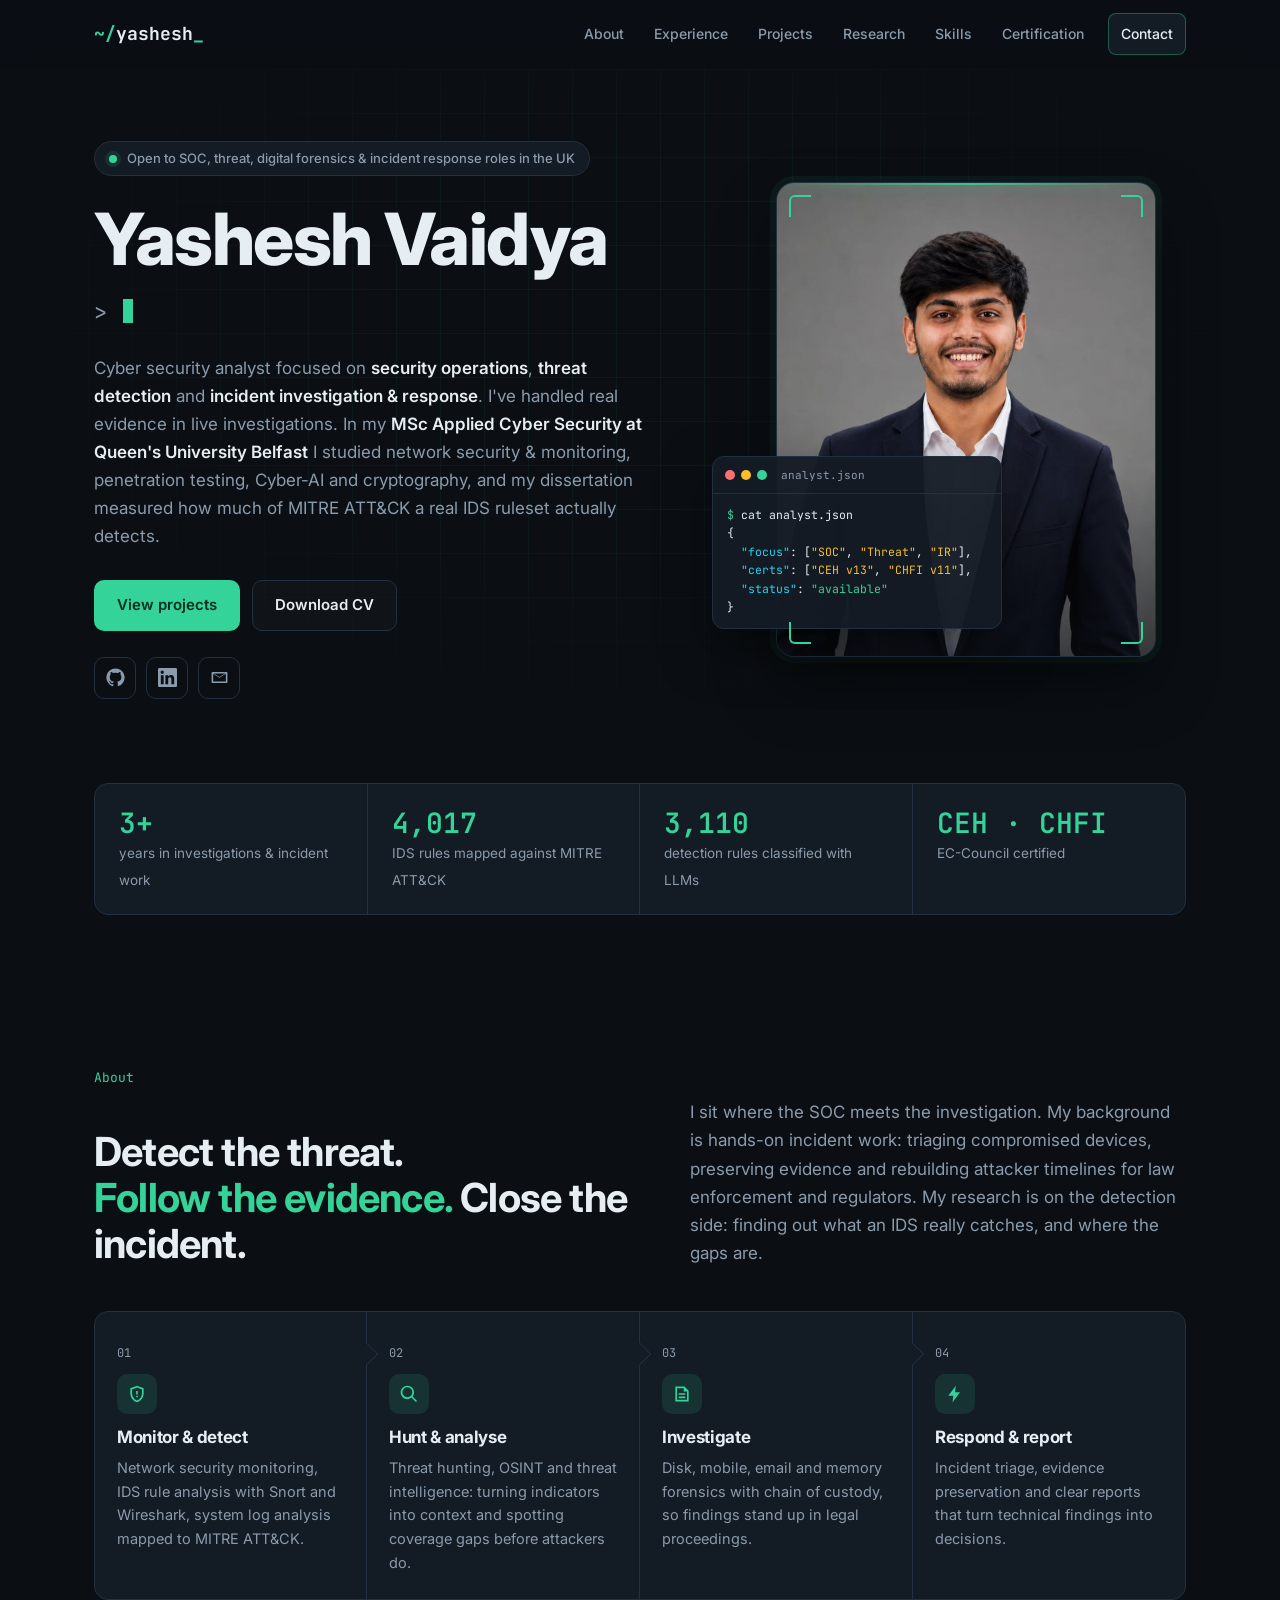
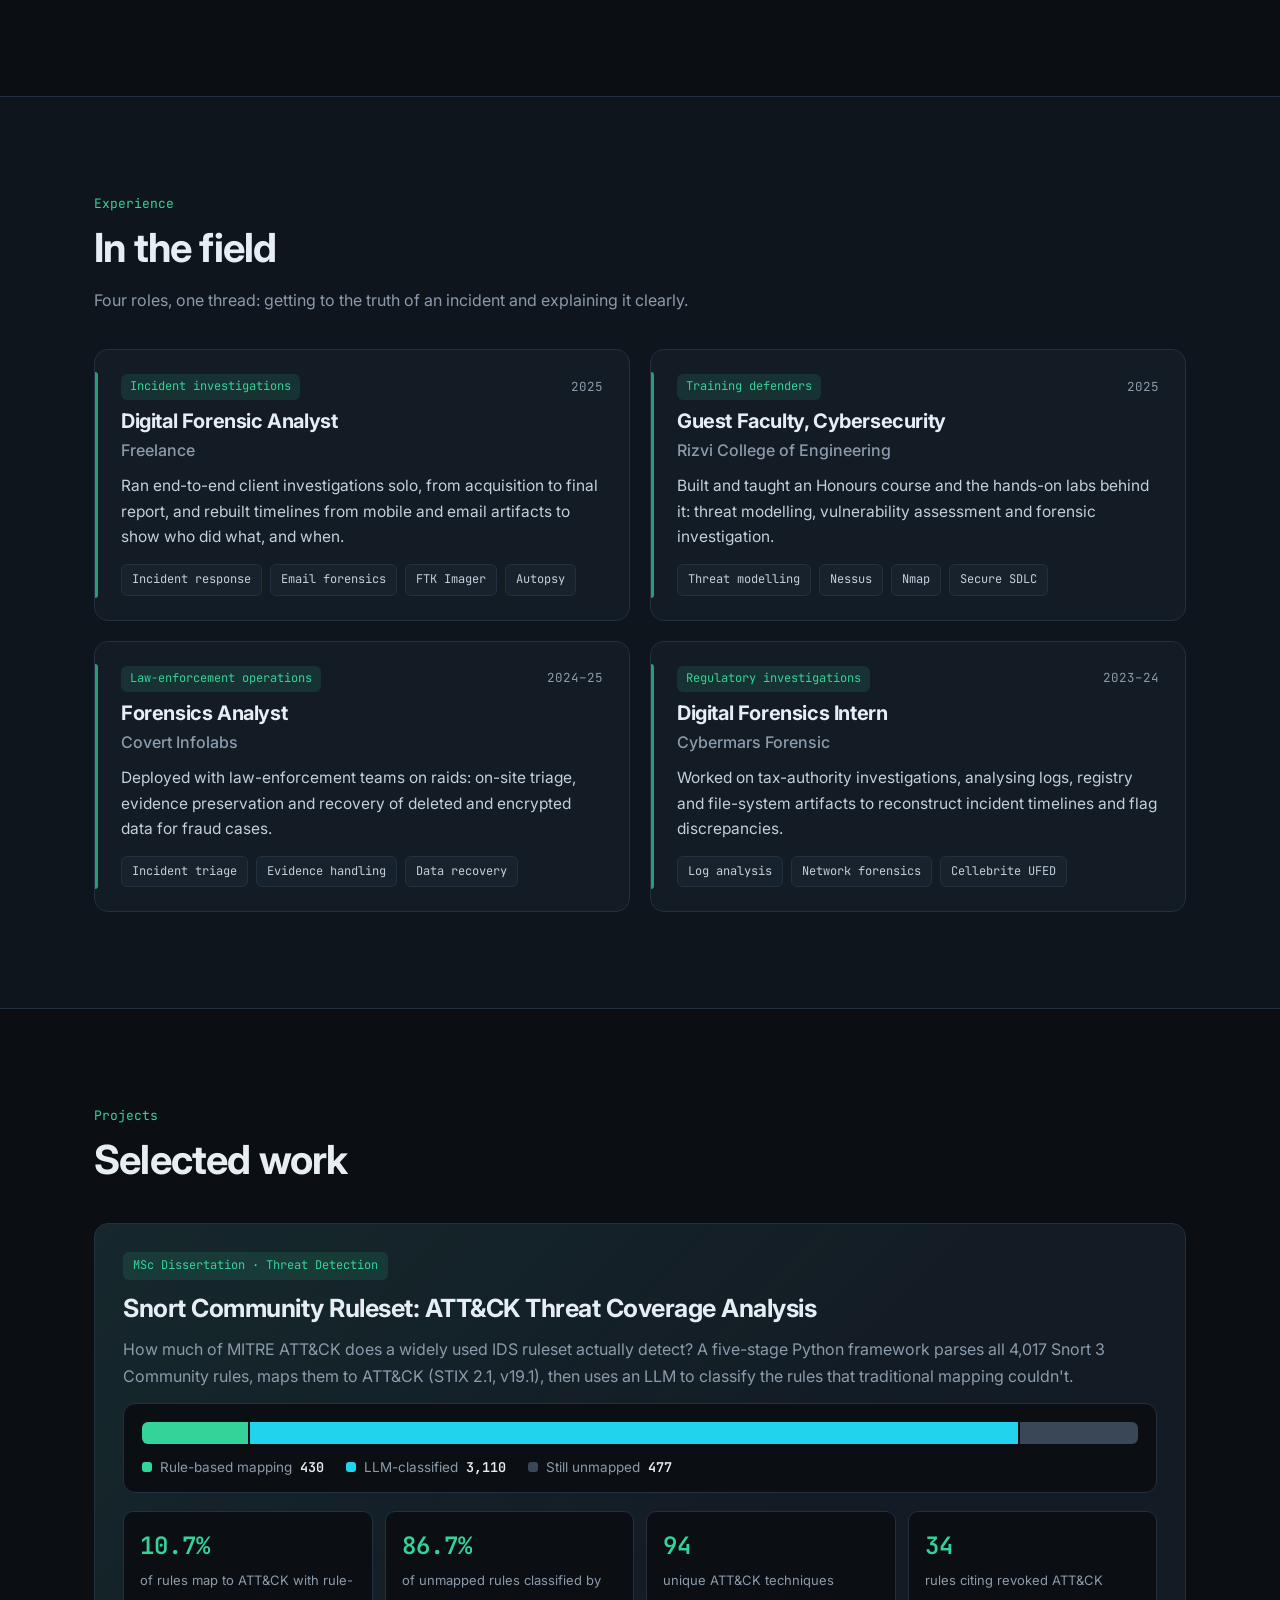
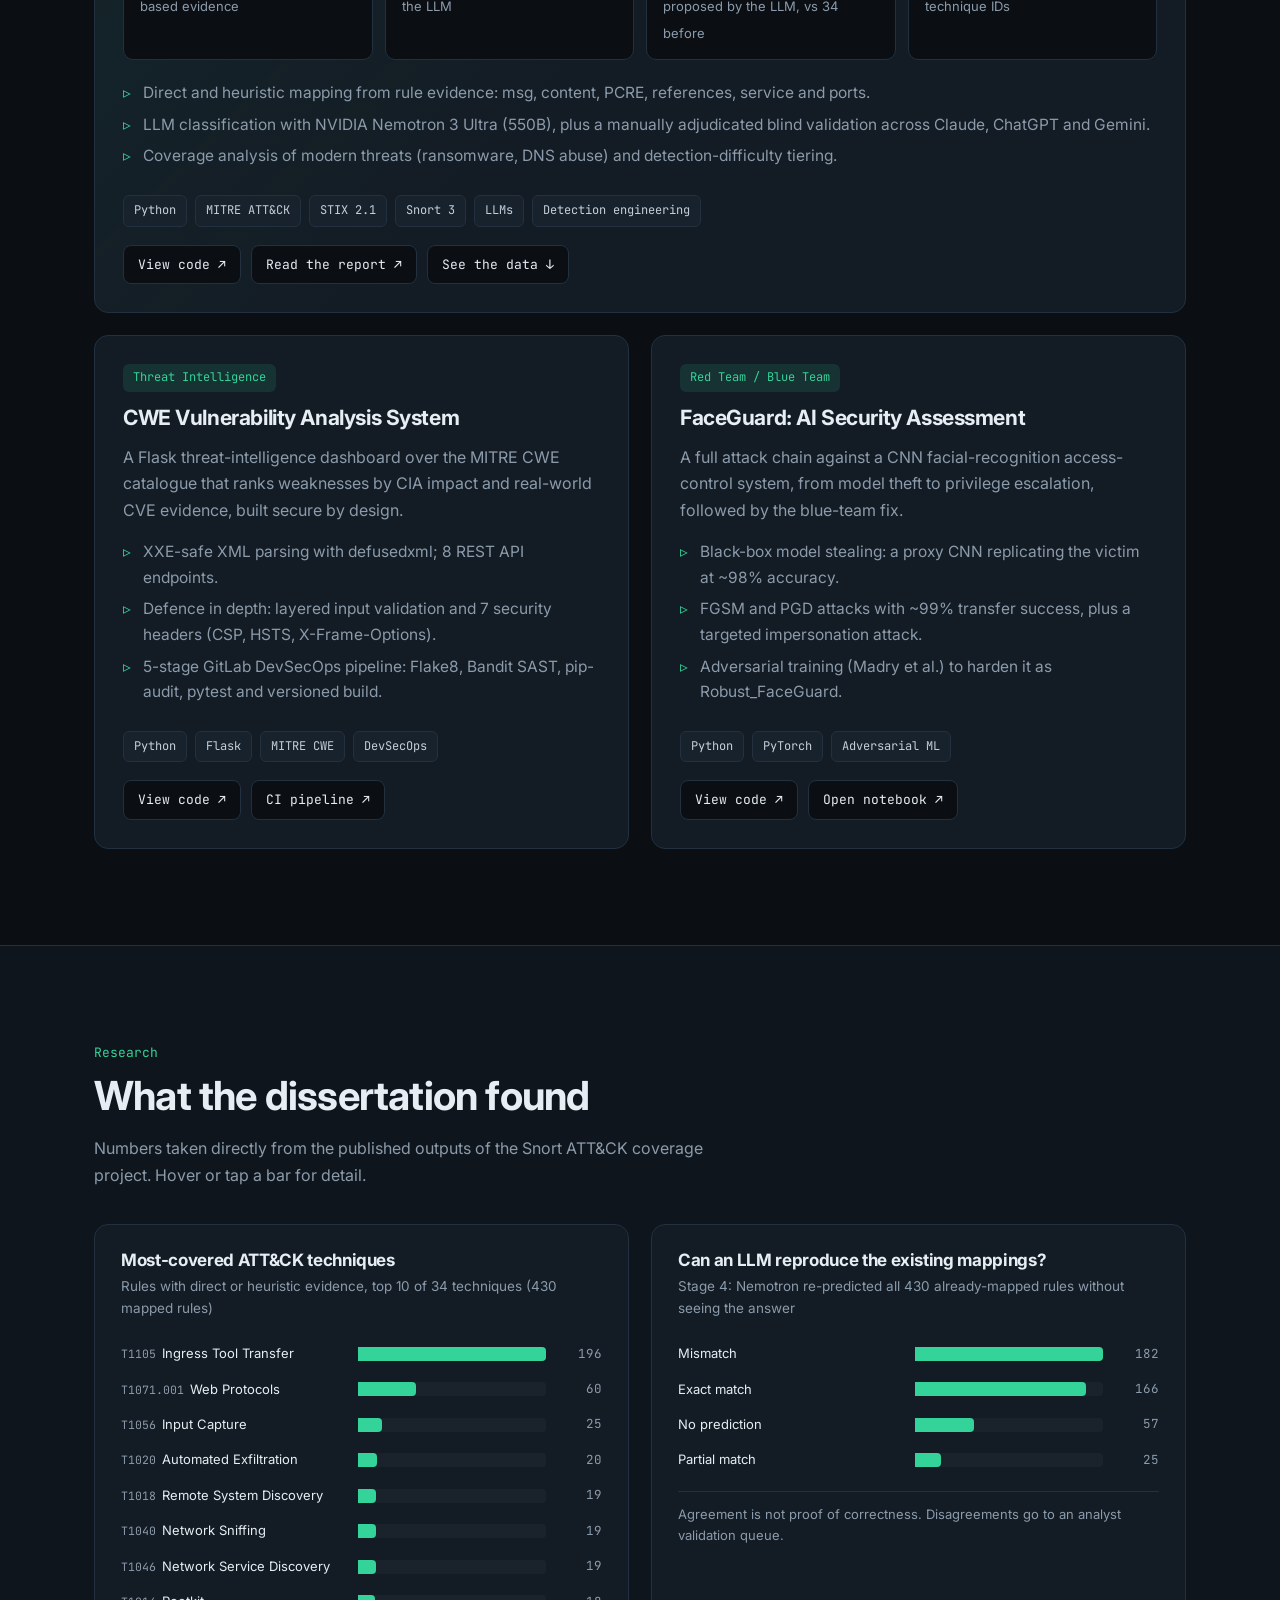
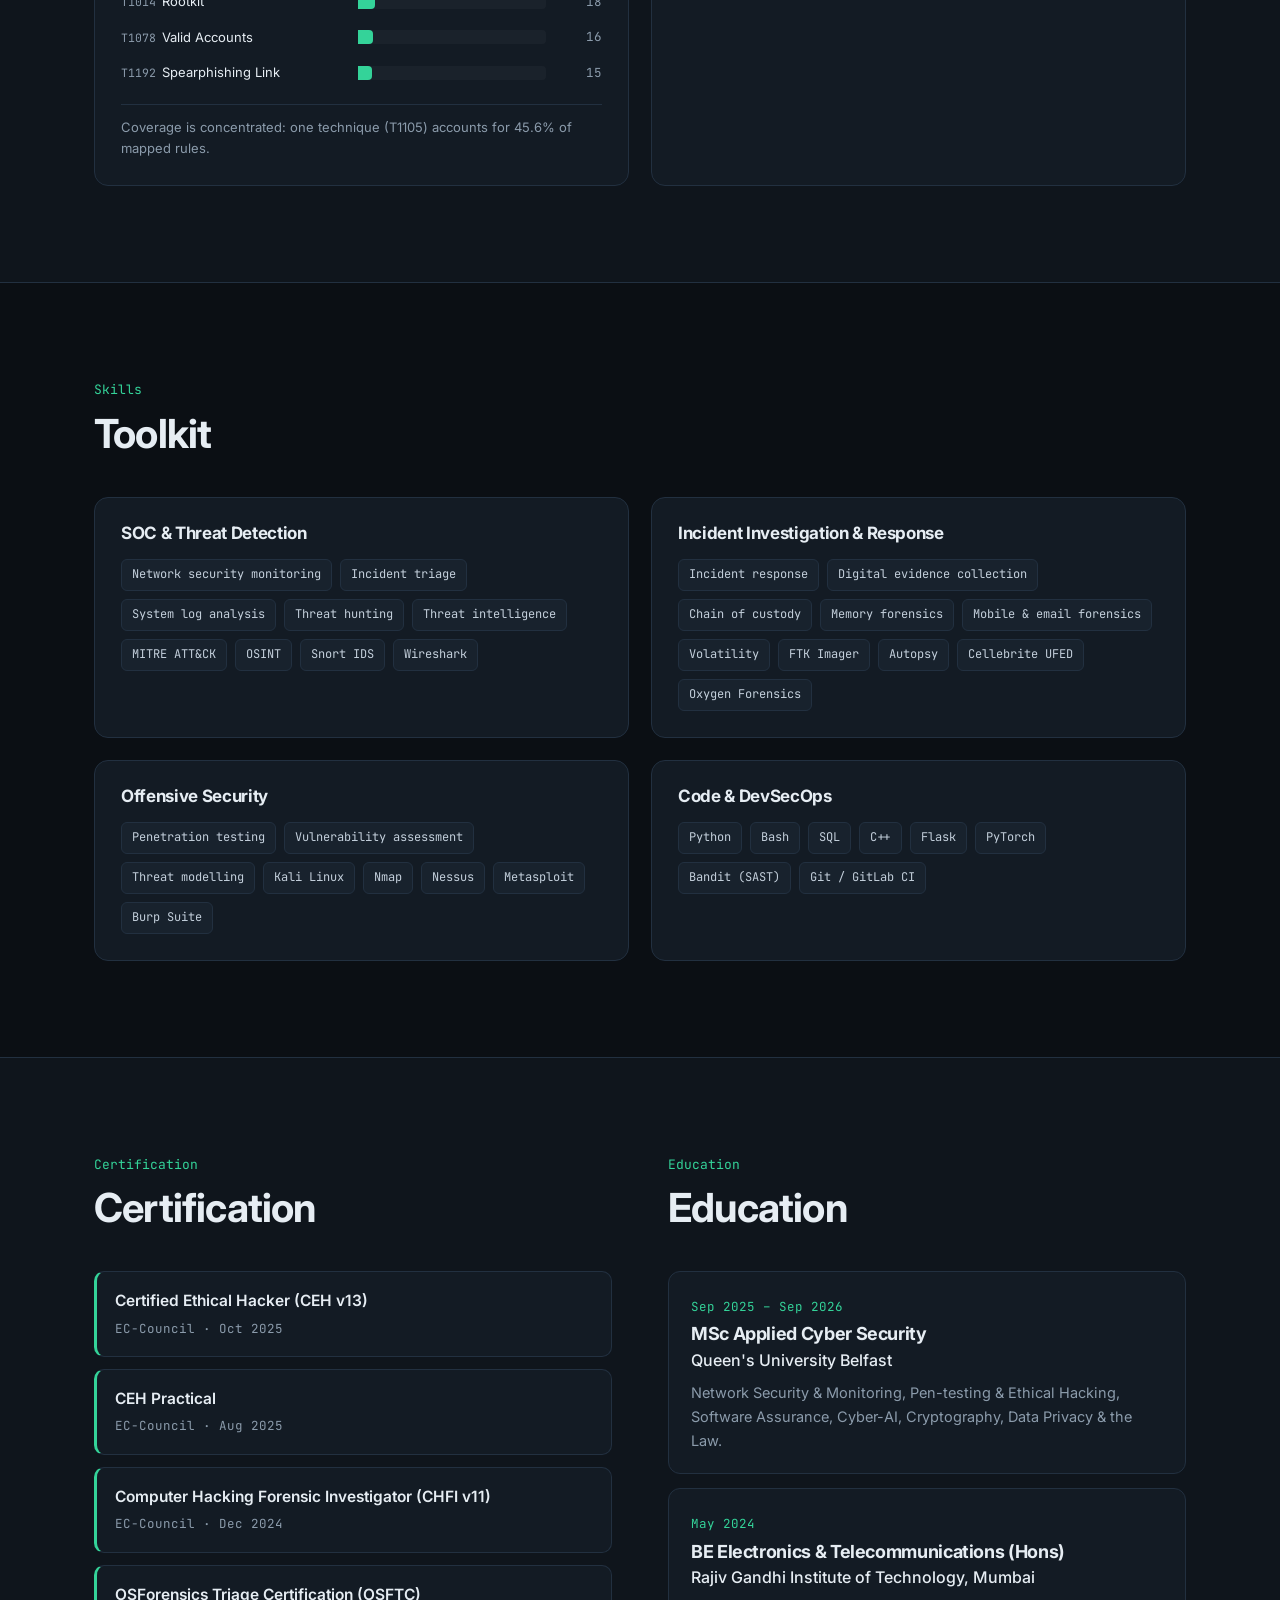
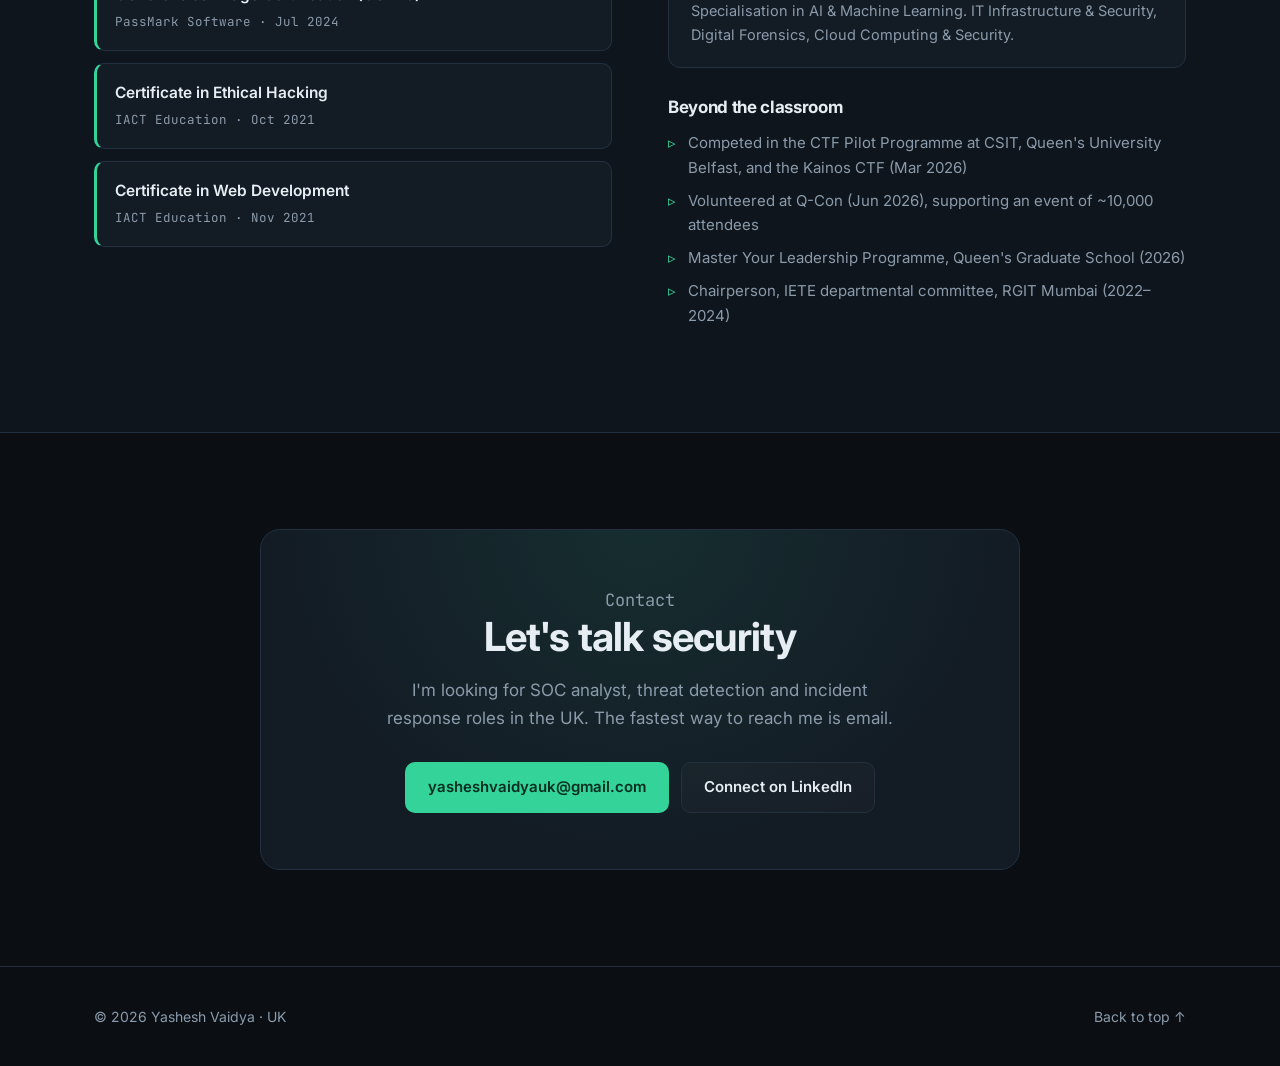
<file: index.html>
<!DOCTYPE html>
<html lang="en">
<head>
  <meta charset="utf-8">
  <meta name="viewport" content="width=device-width, initial-scale=1">
  <title>Yashesh Vaidya | SOC, Threat Detection &amp; Incident Response</title>
  <meta name="description" content="Yashesh Vaidya — cyber security analyst focused on SOC operations, threat detection and incident investigation & response. MSc Applied Cyber Security, Queen's University Belfast. CEH v13 & CHFI v11.">
  <meta name="author" content="Yashesh Vaidya">
  <link rel="canonical" href="https://yashesh10.github.io/">
  <meta property="og:type" content="website">
  <meta property="og:url" content="https://yashesh10.github.io/">
  <meta property="og:title" content="Yashesh Vaidya | SOC, Threat Detection & Incident Response">
  <meta property="og:description" content="SOC operations, threat detection and incident investigation & response. MSc Applied Cyber Security, Queen's University Belfast.">
  <meta property="og:image" content="https://yashesh10.github.io/img/og-v2.jpg">
  <meta property="og:image:width" content="1200">
  <meta property="og:image:height" content="630">
  <meta name="twitter:card" content="summary_large_image">
  <meta name="theme-color" content="#0b0f14">
  <link rel="icon" href="data:image/svg+xml,%3Csvg xmlns='http://www.w3.org/2000/svg' viewBox='0 0 32 32'%3E%3Crect width='32' height='32' rx='7' fill='%230b0f14'/%3E%3Ctext x='16' y='22' font-family='monospace' font-size='15' font-weight='700' fill='%2334d399' text-anchor='middle'%3EYV%3C/text%3E%3C/svg%3E">
  <link rel="preconnect" href="https://fonts.googleapis.com">
  <link rel="preconnect" href="https://fonts.gstatic.com" crossorigin>
  <link href="https://fonts.googleapis.com/css2?family=Inter:wght@400;500;600;700;800&family=JetBrains+Mono:wght@400;500;700&display=swap" rel="stylesheet">
  <link rel="stylesheet" href="css/style.css?v=8">
  <script type="application/ld+json">
  {
    "@context": "https://schema.org",
    "@type": "Person",
    "name": "Yashesh Vaidya",
    "url": "https://yashesh10.github.io/",
    "image": "https://yashesh10.github.io/img/profile.jpg",
    "jobTitle": "Cyber Security Analyst — SOC, Threat Detection & Incident Response",
    "email": "mailto:yasheshvaidyauk@gmail.com",
    "address": { "@type": "PostalAddress", "addressCountry": "GB" },
    "alumniOf": [
      { "@type": "CollegeOrUniversity", "name": "Queen's University Belfast" },
      { "@type": "CollegeOrUniversity", "name": "Rajiv Gandhi Institute of Technology, Mumbai" }
    ],
    "knowsAbout": ["Security Operations", "Threat Detection", "Threat Intelligence", "Incident Response", "Digital Forensics", "MITRE ATT&CK", "Adversarial Machine Learning"],
    "sameAs": ["https://github.com/Yashesh10", "https://www.linkedin.com/in/yashesh-vaidya-68b637201/"]
  }
  </script>
</head>
<body>

  <a class="skip" href="#main">Skip to content</a>

  <header class="nav" id="top">
    <div class="wrap nav-inner">
      <a href="#home" class="logo" aria-label="Yashesh Vaidya, back to home"><span class="prompt">~/</span>yashesh<span class="cursor">_</span></a>
      <button class="menu-btn" id="menu-btn" aria-label="Open menu" aria-expanded="false" aria-controls="nav-links">
        <span></span><span></span><span></span>
      </button>
      <nav>
        <ul class="nav-links" id="nav-links">
          <li><a href="#about">About</a></li>
          <li><a href="#experience">Experience</a></li>
          <li><a href="#projects">Projects</a></li>
          <li><a href="#research">Research</a></li>
          <li><a href="#skills">Skills</a></li>
          <li><a href="#certs">Certification</a></li>
          <li><a href="#contact" class="nav-cta">Contact</a></li>
        </ul>
      </nav>
    </div>
  </header>

  <main id="main">

    <!-- HERO -->
    <section class="hero" id="home">
      <div class="grid-bg" aria-hidden="true"></div>
      <div class="wrap hero-inner">
        <div class="hero-text">
          <p class="eyebrow"><span class="dot"></span> Open to SOC, threat, digital forensics &amp; incident response roles in the UK</p>
          <h1>Yashesh Vaidya</h1>
          <p class="role" aria-label="SOC Analyst, Digital Forensics Analyst, Threat Detection, Threat Intelligence, Incident Response">
            <span class="mono">&gt;</span> <span id="typed">SOC Analyst</span><span class="caret" aria-hidden="true"></span>
          </p>
          <p class="lead">
            Cyber security analyst focused on <strong>security operations</strong>, <strong>threat detection</strong> and
            <strong>incident investigation &amp; response</strong>. I've handled real evidence in live investigations.
            In my <strong>MSc Applied Cyber Security at Queen's University Belfast</strong> I studied network security &amp; monitoring,
            penetration testing, Cyber-AI and cryptography, and my dissertation measured how much of MITRE ATT&amp;CK a real IDS ruleset actually detects.
          </p>
          <div class="hero-actions">
            <a href="#projects" class="btn btn-primary">View projects</a>
            <a href="cv/Yashesh_Vaidya_CV.pdf" class="btn btn-ghost" download>Download CV</a>
          </div>
          <ul class="socials">
            <li><a href="https://github.com/Yashesh10" target="_blank" rel="noopener" aria-label="GitHub">
              <svg viewBox="0 0 24 24" aria-hidden="true"><path d="M12 .5a11.5 11.5 0 0 0-3.64 22.41c.58.1.79-.25.79-.56v-2c-3.2.7-3.88-1.54-3.88-1.54-.53-1.33-1.28-1.69-1.28-1.69-1.05-.72.08-.7.08-.7 1.16.08 1.77 1.19 1.77 1.19 1.03 1.77 2.71 1.26 3.37.96.1-.75.4-1.26.73-1.55-2.56-.29-5.25-1.28-5.25-5.69 0-1.26.45-2.29 1.19-3.09-.12-.29-.52-1.47.11-3.06 0 0 .97-.31 3.17 1.18a11 11 0 0 1 5.77 0c2.2-1.49 3.17-1.18 3.17-1.18.63 1.59.23 2.77.11 3.06.74.8 1.19 1.83 1.19 3.09 0 4.42-2.7 5.39-5.27 5.68.41.36.78 1.06.78 2.14v3.17c0 .31.21.67.8.56A11.5 11.5 0 0 0 12 .5Z"/></svg>
            </a></li>
            <li><a href="https://www.linkedin.com/in/yashesh-vaidya-68b637201/" target="_blank" rel="noopener" aria-label="LinkedIn">
              <svg viewBox="0 0 24 24" aria-hidden="true"><path d="M20.45 20.45h-3.56v-5.57c0-1.33-.02-3.04-1.85-3.04-1.86 0-2.14 1.45-2.14 2.94v5.67H9.35V9h3.41v1.56h.05c.48-.9 1.64-1.85 3.37-1.85 3.6 0 4.27 2.37 4.27 5.46v6.28ZM5.34 7.43a2.06 2.06 0 1 1 0-4.13 2.06 2.06 0 0 1 0 4.13ZM7.12 20.45H3.56V9h3.56v11.45ZM22.22 0H1.77C.79 0 0 .77 0 1.73v20.54C0 23.23.79 24 1.77 24h20.45c.98 0 1.78-.77 1.78-1.73V1.73C24 .77 23.2 0 22.22 0Z"/></svg>
            </a></li>
            <li><a href="mailto:yasheshvaidyauk@gmail.com" aria-label="Email">
              <svg viewBox="0 0 24 24" aria-hidden="true"><path d="M3 5h18a1 1 0 0 1 1 1v12a1 1 0 0 1-1 1H3a1 1 0 0 1-1-1V6a1 1 0 0 1 1-1Zm9 7.2L4 7.4V17h16V7.4l-8 4.8Zm7.2-5.2H4.8l7.2 4.3L19.2 7Z"/></svg>
            </a></li>
          </ul>
        </div>

        <div class="hero-visual">
          <div class="portrait">
            <img src="img/profile.jpg" alt="Portrait of Yashesh Vaidya" width="640" height="800">
            <span class="corner tl" aria-hidden="true"></span><span class="corner tr" aria-hidden="true"></span>
            <span class="corner bl" aria-hidden="true"></span><span class="corner br" aria-hidden="true"></span>
            <span class="scan" aria-hidden="true"></span>
          </div>
          <div class="terminal" aria-hidden="true">
            <div class="term-bar"><i></i><i></i><i></i><span>analyst.json</span></div>
<pre><span class="t-p">$</span> cat analyst.json
{
  <span class="t-k">"focus"</span>: [<span class="t-s">"SOC"</span>, <span class="t-s">"Threat"</span>, <span class="t-s">"IR"</span>],
  <span class="t-k">"certs"</span>: [<span class="t-s">"CEH v13"</span>, <span class="t-s">"CHFI v11"</span>],
  <span class="t-k">"status"</span>: <span class="t-ok">"available"</span>
}</pre>
          </div>
        </div>
      </div>

      <div class="wrap">
        <ul class="stats">
          <li><strong>3+</strong><span>years in investigations &amp; incident work</span></li>
          <li><strong>4,017</strong><span>IDS rules mapped against MITRE ATT&amp;CK</span></li>
          <li><strong>3,110</strong><span>detection rules classified with LLMs</span></li>
          <li><strong>CEH · CHFI</strong><span>EC-Council certified</span></li>
        </ul>
      </div>
    </section>

    <!-- ABOUT -->
    <section id="about" class="section">
      <div class="wrap">
        <p class="kicker">About</p>
        <div class="about-head">
          <h2>Detect the threat.<br><span class="hl">Follow the evidence.</span> Close the incident.</h2>
          <p class="about-intro reveal">
            I sit where the SOC meets the investigation. My background is hands-on incident work: triaging
            compromised devices, preserving evidence and rebuilding attacker timelines for law enforcement and regulators.
            My research is on the detection side: finding out what an IDS really catches, and where the gaps are.
          </p>
        </div>

        <ol class="kill-chain reveal" aria-label="How I work">
          <li>
            <span class="kc-step">01</span>
            <span class="kc-icon" aria-hidden="true"><svg viewBox="0 0 24 24"><path d="M12 2 4 5v6c0 5 3.4 9.4 8 11 4.6-1.6 8-6 8-11V5l-8-3Zm0 2.2 6 2.3V11c0 3.9-2.5 7.4-6 8.9-3.5-1.5-6-5-6-8.9V6.5l6-2.3Zm-1 4.3v4h2v-4h-2Zm0 5.5v2h2v-2h-2Z"/></svg></span>
            <h3>Monitor &amp; detect</h3>
            <p>Network security monitoring, IDS rule analysis with Snort and Wireshark, system log analysis mapped to MITRE ATT&amp;CK.</p>
          </li>
          <li>
            <span class="kc-step">02</span>
            <span class="kc-icon" aria-hidden="true"><svg viewBox="0 0 24 24"><path d="M10 2a8 8 0 0 1 6.32 12.9l5.39 5.4-1.41 1.4-5.4-5.39A8 8 0 1 1 10 2Zm0 2a6 6 0 1 0 0 12 6 6 0 0 0 0-12Z"/></svg></span>
            <h3>Hunt &amp; analyse</h3>
            <p>Threat hunting, OSINT and threat intelligence: turning indicators into context and spotting coverage gaps before attackers do.</p>
          </li>
          <li>
            <span class="kc-step">03</span>
            <span class="kc-icon" aria-hidden="true"><svg viewBox="0 0 24 24"><path d="M4 3h11l5 5v13H4V3Zm2 2v14h12V9h-4V5H6Zm2 6h8v2H8v-2Zm0 4h8v2H8v-2Z"/></svg></span>
            <h3>Investigate</h3>
            <p>Disk, mobile, email and memory forensics with chain of custody, so findings stand up in legal proceedings.</p>
          </li>
          <li>
            <span class="kc-step">04</span>
            <span class="kc-icon" aria-hidden="true"><svg viewBox="0 0 24 24"><path d="M13 2 4 14h6l-1 8 9-12h-6l1-8Z"/></svg></span>
            <h3>Respond &amp; report</h3>
            <p>Incident triage, evidence preservation and clear reports that turn technical findings into decisions.</p>
          </li>
        </ol>
      </div>
    </section>

    <!-- EXPERIENCE -->
    <section id="experience" class="section alt">
      <div class="wrap">
        <p class="kicker">Experience</p>
        <h2>In the field</h2>
        <p class="section-lead">Four roles, one thread: getting to the truth of an incident and explaining it clearly.</p>

        <div class="cases">
          <article class="case reveal">
            <header>
              <span class="case-id">Incident investigations</span>
              <time>2025</time>
            </header>
            <h3>Digital Forensic Analyst</h3>
            <p class="case-org">Freelance</p>
            <p class="case-story">Ran end-to-end client investigations solo, from acquisition to final report, and rebuilt timelines from mobile and email artifacts to show who did what, and when.</p>
            <ul class="tags"><li>Incident response</li><li>Email forensics</li><li>FTK Imager</li><li>Autopsy</li></ul>
          </article>

          <article class="case reveal">
            <header>
              <span class="case-id">Training defenders</span>
              <time>2025</time>
            </header>
            <h3>Guest Faculty, Cybersecurity</h3>
            <p class="case-org">Rizvi College of Engineering</p>
            <p class="case-story">Built and taught an Honours course and the hands-on labs behind it: threat modelling, vulnerability assessment and forensic investigation.</p>
            <ul class="tags"><li>Threat modelling</li><li>Nessus</li><li>Nmap</li><li>Secure SDLC</li></ul>
          </article>

          <article class="case reveal">
            <header>
              <span class="case-id">Law-enforcement operations</span>
              <time>2024–25</time>
            </header>
            <h3>Forensics Analyst</h3>
            <p class="case-org">Covert Infolabs</p>
            <p class="case-story">Deployed with law-enforcement teams on raids: on-site triage, evidence preservation and recovery of deleted and encrypted data for fraud cases.</p>
            <ul class="tags"><li>Incident triage</li><li>Evidence handling</li><li>Data recovery</li></ul>
          </article>

          <article class="case reveal">
            <header>
              <span class="case-id">Regulatory investigations</span>
              <time>2023–24</time>
            </header>
            <h3>Digital Forensics Intern</h3>
            <p class="case-org">Cybermars Forensic</p>
            <p class="case-story">Worked on tax-authority investigations, analysing logs, registry and file-system artifacts to reconstruct incident timelines and flag discrepancies.</p>
            <ul class="tags"><li>Log analysis</li><li>Network forensics</li><li>Cellebrite UFED</li></ul>
          </article>
        </div>
      </div>
    </section>

    <!-- PROJECTS -->
    <section id="projects" class="section">
      <div class="wrap">
        <p class="kicker">Projects</p>
        <h2>Selected work</h2>

        <div class="projects">
          <article class="project featured reveal">
            <div class="project-head">
              <span class="badge">MSc Dissertation · Threat Detection</span>
            </div>
            <h3>Snort Community Ruleset: ATT&amp;CK Threat Coverage Analysis</h3>
            <p>
              How much of MITRE ATT&amp;CK does a widely used IDS ruleset actually detect? A five-stage Python framework parses all
              4,017 Snort 3 Community rules, maps them to ATT&amp;CK (STIX 2.1, v19.1), then uses an LLM to classify the rules that
              traditional mapping couldn't.
            </p>

            <div class="coverage" role="img" aria-label="Coverage of 4,017 rules: 430 mapped by direct or heuristic evidence, 3,110 given an LLM candidate technique, 477 still unmapped">
              <div class="cov-bar">
                <span class="seg seg-a" style="flex:430" data-tip="430 rules (10.7%) mapped by direct or heuristic ATT&amp;CK evidence"></span>
                <span class="seg seg-b" style="flex:3110" data-tip="3,110 rules (77.4%) given an LLM candidate technique, pending analyst validation"></span>
                <span class="seg seg-c" style="flex:477" data-tip="477 rules (11.9%) still unmapped"></span>
              </div>
              <ul class="cov-legend">
                <li><i class="sw sw-a"></i>Rule-based mapping <b>430</b></li>
                <li><i class="sw sw-b"></i>LLM-classified <b>3,110</b></li>
                <li><i class="sw sw-c"></i>Still unmapped <b>477</b></li>
              </ul>
            </div>

            <div class="metrics four">
              <div><strong>10.7%</strong><span>of rules map to ATT&amp;CK with rule-based evidence</span></div>
              <div><strong>86.7%</strong><span>of unmapped rules classified by the LLM</span></div>
              <div><strong>94</strong><span>unique ATT&amp;CK techniques proposed by the LLM, vs 34 before</span></div>
              <div><strong>34</strong><span>rules citing revoked ATT&amp;CK technique IDs</span></div>
            </div>
            <ul class="points">
              <li>Direct and heuristic mapping from rule evidence: msg, content, PCRE, references, service and ports.</li>
              <li>LLM classification with NVIDIA Nemotron 3 Ultra (550B), plus a manually adjudicated blind validation across Claude, ChatGPT and Gemini.</li>
              <li>Coverage analysis of modern threats (ransomware, DNS abuse) and detection-difficulty tiering.</li>
            </ul>
            <ul class="tags"><li>Python</li><li>MITRE ATT&amp;CK</li><li>STIX 2.1</li><li>Snort 3</li><li>LLMs</li><li>Detection engineering</li></ul>
            <div class="links">
              <a class="link-btn" href="https://github.com/Yashesh10/Snort-Community-Ruleset-Threat-Coverage-Analysis" target="_blank" rel="noopener">View code ↗</a>
              <a class="link-btn" href="https://github.com/Yashesh10/Snort-Community-Ruleset-Threat-Coverage-Analysis/blob/main/all_categories_output/report.md" target="_blank" rel="noopener">Read the report ↗</a>
              <a class="link-btn" href="#research">See the data ↓</a>
            </div>
          </article>

          <article class="project reveal">
            <div class="project-head">
              <span class="badge">Threat Intelligence</span>
            </div>
            <h3>CWE Vulnerability Analysis System</h3>
            <p>
              A Flask threat-intelligence dashboard over the MITRE CWE catalogue that ranks weaknesses by CIA impact and real-world CVE evidence, built secure by design.
            </p>
            <ul class="points">
              <li>XXE-safe XML parsing with defusedxml; 8 REST API endpoints.</li>
              <li>Defence in depth: layered input validation and 7 security headers (CSP, HSTS, X-Frame-Options).</li>
              <li>5-stage GitLab DevSecOps pipeline: Flake8, Bandit SAST, pip-audit, pytest and versioned build.</li>
            </ul>
            <ul class="tags"><li>Python</li><li>Flask</li><li>MITRE CWE</li><li>DevSecOps</li></ul>
            <div class="links">
              <a class="link-btn" href="https://github.com/Yashesh10/CWE-Threat-Intelligence-Dashboard" target="_blank" rel="noopener">View code ↗</a>
              <a class="link-btn" href="https://github.com/Yashesh10/CWE-Threat-Intelligence-Dashboard/blob/main/.gitlab-ci.yml" target="_blank" rel="noopener">CI pipeline ↗</a>
            </div>
          </article>

          <article class="project reveal">
            <div class="project-head">
              <span class="badge">Red Team / Blue Team</span>
            </div>
            <h3>FaceGuard: AI Security Assessment</h3>
            <p>
              A full attack chain against a CNN facial-recognition access-control system, from model theft to privilege escalation, followed by the blue-team fix.
            </p>
            <ul class="points">
              <li>Black-box model stealing: a proxy CNN replicating the victim at ~98% accuracy.</li>
              <li>FGSM and PGD attacks with ~99% transfer success, plus a targeted impersonation attack.</li>
              <li>Adversarial training (Madry et al.) to harden it as Robust_FaceGuard.</li>
            </ul>
            <ul class="tags"><li>Python</li><li>PyTorch</li><li>Adversarial ML</li></ul>
            <div class="links">
              <a class="link-btn" href="https://github.com/Yashesh10/FaceGuard_AI-Security" target="_blank" rel="noopener">View code ↗</a>
              <a class="link-btn" href="https://github.com/Yashesh10/FaceGuard_AI-Security/blob/main/FaceGuard_AI%20security.ipynb" target="_blank" rel="noopener">Open notebook ↗</a>
            </div>
          </article>
        </div>
      </div>
    </section>

    <!-- RESEARCH DATA -->
    <section id="research" class="section alt">
      <div class="wrap">
        <p class="kicker">Research</p>
        <h2>What the dissertation found</h2>
        <p class="section-lead">
          Numbers taken directly from the published outputs of the Snort ATT&amp;CK coverage project.
          Hover or tap a bar for detail.
        </p>

        <div class="charts">
          <figure class="chart-card reveal">
            <figcaption>
              <h3>Most-covered ATT&amp;CK techniques</h3>
              <p>Rules with direct or heuristic evidence, top 10 of 34 techniques (430 mapped rules)</p>
            </figcaption>
            <div class="bars" id="chart-techniques" role="list"></div>
            <p class="chart-note">Coverage is concentrated: one technique (T1105) accounts for 45.6% of mapped rules.</p>
          </figure>

          <figure class="chart-card reveal">
            <figcaption>
              <h3>Can an LLM reproduce the existing mappings?</h3>
              <p>Stage 4: Nemotron re-predicted all 430 already-mapped rules without seeing the answer</p>
            </figcaption>
            <div class="bars" id="chart-validation" role="list"></div>
            <p class="chart-note">Agreement is not proof of correctness. Disagreements go to an analyst validation queue.</p>
          </figure>
        </div>
      </div>
    </section>

    <!-- SKILLS -->
    <section id="skills" class="section">
      <div class="wrap">
        <p class="kicker">Skills</p>
        <h2>Toolkit</h2>
        <div class="skills">
          <div class="skill-card reveal">
            <h3>SOC &amp; Threat Detection</h3>
            <ul class="tags"><li>Network security monitoring</li><li>Incident triage</li><li>System log analysis</li><li>Threat hunting</li><li>Threat intelligence</li><li>MITRE ATT&amp;CK</li><li>OSINT</li><li>Snort IDS</li><li>Wireshark</li></ul>
          </div>
          <div class="skill-card reveal">
            <h3>Incident Investigation &amp; Response</h3>
            <ul class="tags"><li>Incident response</li><li>Digital evidence collection</li><li>Chain of custody</li><li>Memory forensics</li><li>Mobile &amp; email forensics</li><li>Volatility</li><li>FTK Imager</li><li>Autopsy</li><li>Cellebrite UFED</li><li>Oxygen Forensics</li></ul>
          </div>
          <div class="skill-card reveal">
            <h3>Offensive Security</h3>
            <ul class="tags"><li>Penetration testing</li><li>Vulnerability assessment</li><li>Threat modelling</li><li>Kali Linux</li><li>Nmap</li><li>Nessus</li><li>Metasploit</li><li>Burp Suite</li></ul>
          </div>
          <div class="skill-card reveal">
            <h3>Code &amp; DevSecOps</h3>
            <ul class="tags"><li>Python</li><li>Bash</li><li>SQL</li><li>C++</li><li>Flask</li><li>PyTorch</li><li>Bandit (SAST)</li><li>Git / GitLab CI</li></ul>
          </div>
        </div>
      </div>
    </section>

    <!-- CERTS + EDUCATION -->
    <section id="certs" class="section alt">
      <div class="wrap two-col top">
        <div>
          <p class="kicker">Certification</p>
          <h2>Certification</h2>
          <ul class="certs reveal">
            <li><strong>Certified Ethical Hacker (CEH v13)</strong><span>EC-Council · Oct 2025</span></li>
            <li><strong>CEH Practical</strong><span>EC-Council · Aug 2025</span></li>
            <li><strong>Computer Hacking Forensic Investigator (CHFI v11)</strong><span>EC-Council · Dec 2024</span></li>
            <li><strong>OSForensics Triage Certification (OSFTC)</strong><span>PassMark Software · Jul 2024</span></li>
            <li><strong>Certificate in Ethical Hacking</strong><span>IACT Education · Oct 2021</span></li>
            <li><strong>Certificate in Web Development</strong><span>IACT Education · Nov 2021</span></li>
          </ul>
        </div>
        <div>
          <p class="kicker">Education</p>
          <h2>Education</h2>
          <div class="edu reveal">
            <div class="edu-item">
              <time>Sep 2025 – Sep 2026</time>
              <h3>MSc Applied Cyber Security</h3>
              <p class="org">Queen's University Belfast</p>
              <p>Network Security &amp; Monitoring, Pen-testing &amp; Ethical Hacking, Software Assurance, Cyber-AI, Cryptography, Data Privacy &amp; the Law.</p>
            </div>
            <div class="edu-item">
              <time>May 2024</time>
              <h3>BE Electronics &amp; Telecommunications (Hons)</h3>
              <p class="org">Rajiv Gandhi Institute of Technology, Mumbai</p>
              <p>Specialisation in AI &amp; Machine Learning. IT Infrastructure &amp; Security, Digital Forensics, Cloud Computing &amp; Security.</p>
            </div>
          </div>

          <h3 class="sub">Beyond the classroom</h3>
          <ul class="activities reveal">
            <li>Competed in the CTF Pilot Programme at CSIT, Queen's University Belfast, and the Kainos CTF (Mar 2026)</li>
            <li>Volunteered at Q-Con (Jun 2026), supporting an event of ~10,000 attendees</li>
            <li>Master Your Leadership Programme, Queen's Graduate School (2026)</li>
            <li>Chairperson, IETE departmental committee, RGIT Mumbai (2022–2024)</li>
          </ul>
        </div>
      </div>
    </section>

    <!-- CONTACT -->
    <section id="contact" class="section contact">
      <div class="wrap">
        <div class="contact-box reveal">
          <p class="kicker">Contact</p>
          <h2>Let's talk security</h2>
          <p>I'm looking for SOC analyst, threat detection and incident response roles in the UK. The fastest way to reach me is email.</p>
          <div class="contact-actions">
            <a class="btn btn-primary" href="mailto:yasheshvaidyauk@gmail.com">yasheshvaidyauk@gmail.com</a>
            <a class="btn btn-ghost" href="https://www.linkedin.com/in/yashesh-vaidya-68b637201/" target="_blank" rel="noopener">Connect on LinkedIn</a>
          </div>
        </div>
      </div>
    </section>
  </main>

  <footer class="footer">
    <div class="wrap">
      <p>© <span id="year">2026</span> Yashesh Vaidya · UK</p>
      <a href="#home" class="to-top">Back to top ↑</a>
    </div>
  </footer>

  <div class="tip" id="tip" role="tooltip" hidden></div>
  <script src="js/script.js?v=8"></script>
</body>
</html>
</file>
<file: css/style.css>
/* ===== Tokens ===== */
:root {
  --bg: #0b0f14;
  --bg-alt: #0f151c;
  --surface: #131b24;
  --surface-2: #18222d;
  --border: #223040;
  --text: #e6edf3;
  --muted: #8b9bab;
  --accent: #34d399;
  --accent-2: #22d3ee;
  --accent-dim: rgba(52, 211, 153, 0.12);
  --radius: 14px;
  --maxw: 1140px;
  --mono: "JetBrains Mono", ui-monospace, SFMono-Regular, Menlo, monospace;
  --sans: "Inter", system-ui, -apple-system, "Segoe UI", Roboto, sans-serif;
}

*, *::before, *::after { box-sizing: border-box; }
html { scroll-behavior: smooth; scroll-padding-top: 80px; }
body {
  margin: 0;
  background: var(--bg);
  color: var(--text);
  font-family: var(--sans);
  font-size: 16px;
  line-height: 1.65;
  -webkit-font-smoothing: antialiased;
  overflow-x: hidden;
}
img { max-width: 100%; display: block; }
a { color: inherit; text-decoration: none; }
ul, ol { margin: 0; padding: 0; list-style: none; }
h1, h2, h3 { line-height: 1.15; margin: 0; letter-spacing: -0.02em; }
p { margin: 0; }
strong { color: var(--text); font-weight: 600; }
::selection { background: var(--accent); color: var(--bg); }
:focus-visible { outline: 2px solid var(--accent); outline-offset: 3px; border-radius: 6px; }

.wrap { width: 100%; max-width: var(--maxw); margin: 0 auto; padding: 0 24px; }
.mono { font-family: var(--mono); }

.skip {
  position: absolute; left: -999px; top: 8px; z-index: 100;
  background: var(--accent); color: var(--bg); padding: 8px 14px; border-radius: 8px; font-weight: 600;
}
.skip:focus { left: 8px; }

/* ===== Buttons ===== */
.btn {
  display: inline-flex; align-items: center; justify-content: center; gap: 8px;
  padding: 12px 22px; border-radius: 10px; font-weight: 600; font-size: 15px;
  border: 1px solid transparent; transition: transform .2s, background .2s, border-color .2s, color .2s;
}
.btn-primary { background: var(--accent); color: #052e1f; }
.btn-primary:hover { background: #4ade80; transform: translateY(-2px); }
.btn-ghost { border-color: var(--border); color: var(--text); background: rgba(255,255,255,0.02); }
.btn-ghost:hover { border-color: var(--accent); color: var(--accent); transform: translateY(-2px); }

/* ===== Nav ===== */
.nav {
  position: sticky; top: 0; z-index: 50;
  background: rgba(11, 15, 20, 0.75);
  backdrop-filter: blur(12px); -webkit-backdrop-filter: blur(12px);
  border-bottom: 1px solid transparent;
  transition: border-color .3s;
}
.nav.scrolled { border-bottom-color: var(--border); }
.nav-inner { display: flex; align-items: center; justify-content: space-between; height: 68px; }
.logo { font-family: var(--mono); font-weight: 700; font-size: 18px; }
.logo .prompt { color: var(--accent); }
.cursor { color: var(--accent); animation: blink 1.1s steps(1) infinite; }
.nav-links { display: flex; align-items: center; gap: 6px; }
.nav-links a {
  display: block; padding: 8px 12px; border-radius: 8px;
  font-size: 14px; font-weight: 500; color: var(--muted); transition: color .2s, background .2s;
}
.nav-links a:hover, .nav-links a.active { color: var(--text); background: var(--surface); }
.nav-links .nav-cta { color: var(--accent); border: 1px solid rgba(52,211,153,.35); margin-left: 6px; }
.nav-links .nav-cta:hover { background: var(--accent-dim); color: var(--accent); }

.menu-btn {
  display: none; background: none; border: 0; padding: 10px; cursor: pointer;
  flex-direction: column; gap: 5px;
}
.menu-btn span { display: block; width: 22px; height: 2px; background: var(--text); border-radius: 2px; transition: transform .25s, opacity .25s; }
.menu-btn[aria-expanded="true"] span:nth-child(1) { transform: translateY(7px) rotate(45deg); }
.menu-btn[aria-expanded="true"] span:nth-child(2) { opacity: 0; }
.menu-btn[aria-expanded="true"] span:nth-child(3) { transform: translateY(-7px) rotate(-45deg); }

/* ===== Hero ===== */
.hero { position: relative; padding: 72px 0 56px; overflow: hidden; }
.grid-bg {
  position: absolute; inset: 0; pointer-events: none;
  background-image:
    linear-gradient(rgba(52,211,153,.05) 1px, transparent 1px),
    linear-gradient(90deg, rgba(52,211,153,.05) 1px, transparent 1px);
  background-size: 44px 44px;
  mask-image: radial-gradient(ellipse 70% 60% at 50% 30%, #000 30%, transparent 75%);
  -webkit-mask-image: radial-gradient(ellipse 70% 60% at 50% 30%, #000 30%, transparent 75%);
}
.hero-inner { position: relative; display: grid; grid-template-columns: 1.15fr 0.85fr; gap: 56px; align-items: center; }
.eyebrow {
  display: inline-flex; align-items: center; gap: 10px;
  font-size: 13px; font-weight: 500; color: var(--muted);
  padding: 6px 14px; border: 1px solid var(--border); border-radius: 999px; background: var(--surface);
  margin-bottom: 22px;
}
.dot { width: 8px; height: 8px; border-radius: 50%; background: var(--accent); box-shadow: 0 0 0 4px var(--accent-dim); animation: pulse 2s infinite; }
.hero h1 { font-size: clamp(42px, 6.5vw, 72px); font-weight: 800; }
.role { font-family: var(--mono); font-size: clamp(17px, 2.2vw, 22px); color: var(--accent); margin: 14px 0 22px; min-height: 1.6em; }
.role .mono { color: var(--muted); }
.caret { display: inline-block; width: 10px; height: 1.1em; background: var(--accent); vertical-align: -3px; margin-left: 3px; animation: blink 1.1s steps(1) infinite; }
.lead { color: var(--muted); font-size: 17px; max-width: 560px; }
.hero-actions { display: flex; flex-wrap: wrap; gap: 12px; margin: 30px 0 26px; }
.socials { display: flex; gap: 10px; }
.socials a {
  display: grid; place-items: center; width: 42px; height: 42px; border-radius: 10px;
  border: 1px solid var(--border); color: var(--muted); transition: color .2s, border-color .2s, transform .2s;
}
.socials a:hover { color: var(--accent); border-color: var(--accent); transform: translateY(-2px); }
.socials svg { width: 19px; height: 19px; fill: currentColor; }

.hero-visual { position: relative; justify-self: center; width: 100%; max-width: 380px; }
.photo-ring {
  position: relative; aspect-ratio: 1; border-radius: 50%; padding: 6px;
  background: conic-gradient(from 180deg, var(--accent), var(--accent-2), transparent 60%, var(--accent));
}
.photo-ring img { width: 100%; height: 100%; object-fit: cover; border-radius: 50%; border: 6px solid var(--bg); background: var(--surface); }
.terminal {
  position: absolute; left: -48px; bottom: -28px; width: 290px;
  background: rgba(19,27,36,.95); border: 1px solid var(--border); border-radius: 12px;
  box-shadow: 0 20px 50px rgba(0,0,0,.5); overflow: hidden;
}
.term-bar { display: flex; align-items: center; gap: 6px; padding: 9px 12px; border-bottom: 1px solid var(--border); }
.term-bar i { width: 10px; height: 10px; border-radius: 50%; background: #3a4757; }
.term-bar i:first-child { background: #f87171; } .term-bar i:nth-child(2) { background: #fbbf24; } .term-bar i:nth-child(3) { background: #34d399; }
.term-bar span { margin-left: 8px; font-family: var(--mono); font-size: 11px; color: var(--muted); }
.terminal pre { margin: 0; padding: 12px 14px; font-family: var(--mono); font-size: 11.5px; line-height: 1.6; color: var(--text); white-space: pre; overflow: hidden; }
.t-p { color: var(--accent); } .t-k { color: var(--accent-2); } .t-s { color: #fbbf24; }

.stats {
  position: relative; display: grid; grid-template-columns: repeat(4, 1fr);
  margin-top: 84px; border: 1px solid var(--border); border-radius: var(--radius); background: var(--surface); overflow: hidden;
}
.stats li { padding: 22px 24px; border-right: 1px solid var(--border); }
.stats li:last-child { border-right: 0; }
.stats strong { display: block; font-family: var(--mono); font-size: 28px; color: var(--accent); line-height: 1.2; }
.stats span { font-size: 13.5px; color: var(--muted); }

/* ===== Sections ===== */
.section { padding: 96px 0; }
.section.alt { background: var(--bg-alt); border-top: 1px solid var(--border); border-bottom: 1px solid var(--border); }
.kicker { font-family: var(--mono); font-size: 13px; color: var(--accent); margin-bottom: 10px; }
.section h2 { font-size: clamp(28px, 4vw, 40px); font-weight: 700; margin-bottom: 40px; }
.two-col { display: grid; grid-template-columns: 0.8fr 1.2fr; gap: 56px; }
.two-col.top { grid-template-columns: 1fr 1fr; }
.prose p { color: var(--muted); font-size: 17px; margin-bottom: 18px; }
.facts { display: grid; grid-template-columns: repeat(3, 1fr); gap: 12px; margin-top: 30px; }
.facts li { background: var(--surface); border: 1px solid var(--border); border-radius: 12px; padding: 14px 16px; font-size: 14px; font-weight: 500; }
.facts span { display: block; font-family: var(--mono); font-size: 11.5px; color: var(--muted); text-transform: uppercase; letter-spacing: .06em; margin-bottom: 4px; }

/* ===== Timeline ===== */
.timeline { position: relative; }
.timeline::before { content: ""; position: absolute; left: 190px; top: 8px; bottom: 8px; width: 1px; background: var(--border); }
.timeline > li { display: grid; grid-template-columns: 190px 1fr; gap: 40px; padding-bottom: 40px; position: relative; }
.timeline > li:last-child { padding-bottom: 0; }
.timeline > li::before {
  content: ""; position: absolute; left: 185px; top: 8px; width: 11px; height: 11px; border-radius: 50%;
  background: var(--bg-alt); border: 2px solid var(--accent);
}
.tl-meta time { font-family: var(--mono); font-size: 13px; color: var(--muted); }
.tl-body h3 { font-size: 19px; font-weight: 600; margin-bottom: 10px; }
.tl-body h3 span { color: var(--muted); font-weight: 500; }
.tl-body ul li, .points li { position: relative; padding-left: 20px; color: var(--muted); margin-bottom: 6px; font-size: 15.5px; }
.tl-body ul li::before, .points li::before { content: "▹"; position: absolute; left: 0; color: var(--accent); }

/* ===== Projects ===== */
.projects { display: grid; grid-template-columns: 1fr 1fr; gap: 22px; }
.project {
  display: flex; flex-direction: column; gap: 14px;
  background: var(--surface); border: 1px solid var(--border); border-radius: var(--radius); padding: 28px;
  transition: border-color .25s, transform .25s;
}
.project:hover { border-color: rgba(52,211,153,.45); transform: translateY(-3px); }
.project.featured { grid-column: 1 / -1; background: linear-gradient(135deg, rgba(52,211,153,.07), transparent 55%), var(--surface); }
.project-head { display: flex; justify-content: space-between; align-items: center; }
.badge { font-family: var(--mono); font-size: 12px; color: var(--accent); background: var(--accent-dim); padding: 4px 10px; border-radius: 6px; }
.gh { font-family: var(--mono); font-size: 13px; color: var(--muted); transition: color .2s; }
.gh:hover { color: var(--accent); }
.project h3 { font-size: 21px; font-weight: 700; }
.project.featured h3 { font-size: 25px; }
.project > p { color: var(--muted); }
.metrics { display: grid; grid-template-columns: repeat(3, 1fr); gap: 12px; margin: 4px 0; }
.metrics div { background: var(--bg); border: 1px solid var(--border); border-radius: 10px; padding: 14px 16px; }
.metrics strong { display: block; font-family: var(--mono); font-size: 24px; color: var(--accent); }
.metrics span { font-size: 13px; color: var(--muted); }
.points { margin-top: 2px; }
.tags { display: flex; flex-wrap: wrap; gap: 8px; margin-top: auto; padding-top: 6px; }
.tags li { font-family: var(--mono); font-size: 12px; padding: 5px 10px; border-radius: 6px; background: var(--surface-2); border: 1px solid var(--border); color: #c3cfdb; }
.more { margin-top: 28px; text-align: center; }
.more a { font-family: var(--mono); color: var(--accent); font-size: 14px; }
.more a:hover { text-decoration: underline; }

/* ===== Skills ===== */
.skills { display: grid; grid-template-columns: repeat(2, 1fr); gap: 22px; }
.skill-card { background: var(--surface); border: 1px solid var(--border); border-radius: var(--radius); padding: 26px; }
.skill-card h3 { font-size: 17px; margin-bottom: 16px; }
.skill-card .tags { padding-top: 0; }

/* ===== Certs / Education ===== */
.certs li {
  padding: 16px 18px; border: 1px solid var(--border); border-left: 3px solid var(--accent);
  border-radius: 10px; background: var(--surface); margin-bottom: 12px;
}
.certs strong { display: block; font-size: 15.5px; }
.certs span { font-family: var(--mono); font-size: 12.5px; color: var(--muted); }
.edu-item { padding: 20px 22px; background: var(--surface); border: 1px solid var(--border); border-radius: 12px; margin-bottom: 14px; }
.edu-item time { font-family: var(--mono); font-size: 12.5px; color: var(--accent); }
.edu-item h3 { font-size: 18px; margin: 6px 0 2px; }
.edu-item .org { font-weight: 500; margin-bottom: 8px; }
.edu-item p:last-child { color: var(--muted); font-size: 14.5px; }
.sub { font-size: 17px; margin: 30px 0 14px; }
.activities li { position: relative; padding-left: 20px; color: var(--muted); margin-bottom: 8px; font-size: 15px; }
.activities li::before { content: "▹"; position: absolute; left: 0; color: var(--accent); }

/* ===== Contact ===== */
.contact-box {
  text-align: center; max-width: 760px; margin: 0 auto; padding: 56px 32px;
  border: 1px solid var(--border); border-radius: 20px;
  background: radial-gradient(ellipse at top, rgba(52,211,153,.10), transparent 70%), var(--surface);
}
.contact-box h2 { margin-bottom: 16px; }
.contact-box > p { color: var(--muted); font-size: 17px; max-width: 520px; margin: 0 auto; }
.contact-actions { display: flex; flex-wrap: wrap; justify-content: center; gap: 12px; margin-top: 30px; }

/* ===== Footer ===== */
.footer { border-top: 1px solid var(--border); padding: 28px 0; font-size: 14px; color: var(--muted); }
.footer .wrap { display: flex; justify-content: space-between; align-items: center; gap: 12px; flex-wrap: wrap; }
.footer a:hover { color: var(--accent); }


/* ===== Project links ===== */
.links { display: flex; flex-wrap: wrap; gap: 10px; padding-top: 4px; }
.link-btn {
  font-family: var(--mono); font-size: 13px; padding: 8px 14px; border-radius: 8px;
  border: 1px solid var(--border); color: var(--text); background: var(--bg); transition: border-color .2s, color .2s;
}
.link-btn:hover { border-color: var(--accent); color: var(--accent); }
.project .tags { margin-top: auto; }

.earlier {
  margin-top: 26px; display: flex; flex-wrap: wrap; align-items: center; gap: 14px 28px;
  padding: 18px 22px; border: 1px dashed var(--border); border-radius: var(--radius);
}
.earlier-title { font-family: var(--mono); font-size: 12px; text-transform: uppercase; letter-spacing: .06em; color: var(--muted); }
.earlier ul { display: flex; flex-wrap: wrap; gap: 10px 24px; flex: 1; }
.earlier li a { font-weight: 500; }
.earlier li a:hover { color: var(--accent); }
.earlier li span { margin-left: 8px; font-family: var(--mono); font-size: 12px; color: var(--muted); }
.more-link { font-family: var(--mono); font-size: 13px; color: var(--accent); }
.more-link:hover { text-decoration: underline; }

/* ===== Research charts ===== */
.section-lead { color: var(--muted); max-width: 640px; margin: -24px 0 36px; }
.charts { display: grid; grid-template-columns: 1fr 1fr; gap: 22px; }
.chart-card { margin: 0; background: var(--surface); border: 1px solid var(--border); border-radius: var(--radius); padding: 26px; }
.chart-card.wide { grid-column: 1 / -1; }
.chart-card h3 { font-size: 17px; margin-bottom: 4px; }
.chart-card figcaption p { color: var(--muted); font-size: 13.5px; margin-bottom: 20px; }
.chart-note { margin-top: 16px; font-size: 13px; color: var(--muted); border-top: 1px solid var(--border); padding-top: 12px; }

.bars { display: grid; gap: 6px; }
.bar-row {
  display: grid; grid-template-columns: minmax(0, 225px) 1fr 44px; align-items: center; gap: 12px;
  padding: 4px 6px; margin: 0 -6px; border-radius: 6px; cursor: default; outline: none;
}
.bar-row:hover, .bar-row:focus-visible { background: var(--surface-2); }
.bar-label { font-size: 13px; color: var(--text); white-space: nowrap; overflow: hidden; text-overflow: ellipsis; }
.bar-label code { font-family: var(--mono); font-size: 11.5px; color: var(--muted); margin-right: 6px; }
.bar-track { display: block; height: 14px; position: relative; background: rgba(255,255,255,.03); border-radius: 0 4px 4px 0; }
.bar-fill {
  display: block; height: 100%; width: 0; min-width: 3px; background: var(--accent); border-radius: 0 4px 4px 0;
  transition: width .9s cubic-bezier(.2,.7,.2,1);
}
.bar-row:hover .bar-fill, .bar-row:focus-visible .bar-fill { background: #6ee7b7; }
.bar-value { font-family: var(--mono); font-size: 12.5px; color: var(--muted); text-align: right; }

.glance { display: grid; grid-template-columns: repeat(4, 1fr); gap: 12px; }
.glance div { background: var(--bg); border: 1px solid var(--border); border-radius: 10px; padding: 16px; }
.glance strong { display: block; font-family: var(--mono); font-size: 26px; color: var(--accent); }
.glance span { font-size: 13px; color: var(--muted); }

.tip {
  position: fixed; z-index: 60; pointer-events: none; max-width: 260px;
  background: #0d1319; border: 1px solid var(--border); border-radius: 8px; padding: 8px 10px;
  font-size: 12.5px; line-height: 1.45; color: var(--text); box-shadow: 0 10px 30px rgba(0,0,0,.45);
}
.tip strong { display: block; font-size: 13px; }
.tip span { color: var(--muted); }

@media (max-width: 960px) {
  .charts { grid-template-columns: 1fr; }
  .glance { grid-template-columns: repeat(2, 1fr); }
}
@media (max-width: 760px) {
  .bar-row { grid-template-columns: 1fr 44px; gap: 4px 10px; }
  .bar-label { grid-column: 1 / -1; }
  .chart-card { padding: 20px; }
  .section-lead { margin-top: -12px; }
}


/* ===== Portrait (hero) ===== */
.portrait {
  position: relative; aspect-ratio: 4 / 5; border-radius: 18px; overflow: hidden;
  border: 1px solid var(--border); background: var(--surface);
  box-shadow: 0 30px 60px rgba(0,0,0,.45), 0 0 0 6px rgba(52,211,153,.06);
}
.portrait img { width: 100%; height: 100%; object-fit: cover; object-position: center top; }
.portrait::after {
  content: ""; position: absolute; inset: 0; pointer-events: none;
  background: linear-gradient(180deg, transparent 60%, rgba(11,15,20,.55));
}
.corner { position: absolute; width: 22px; height: 22px; border: 2px solid var(--accent); z-index: 2; }
.corner.tl { top: 12px; left: 12px; border-right: 0; border-bottom: 0; border-radius: 6px 0 0 0; }
.corner.tr { top: 12px; right: 12px; border-left: 0; border-bottom: 0; border-radius: 0 6px 0 0; }
.corner.bl { bottom: 12px; left: 12px; border-right: 0; border-top: 0; border-radius: 0 0 0 6px; }
.corner.br { bottom: 12px; right: 12px; border-left: 0; border-top: 0; border-radius: 0 0 6px 0; }
.scan {
  position: absolute; left: 0; right: 0; top: 0; height: 2px; z-index: 1;
  background: linear-gradient(90deg, transparent, rgba(52,211,153,.8), transparent);
  box-shadow: 0 0 12px rgba(52,211,153,.6);
  animation: scan 4.5s ease-in-out infinite;
}
@keyframes scan { 0%,100% { top: 4%; opacity: 0; } 10% { opacity: 1; } 50% { top: 96%; opacity: 1; } 60% { opacity: 0; } }
.t-ok { color: var(--accent); }
.hero-visual .terminal { left: -64px; bottom: 28px; }

/* ===== About ===== */
.about-head { display: grid; grid-template-columns: 1.05fr 0.95fr; gap: 48px; align-items: end; margin-bottom: 44px; }
.about-head h2 { margin-bottom: 0; font-size: clamp(28px, 3.6vw, 40px); }
.hl { color: var(--accent); }
.about-intro { color: var(--muted); font-size: 17px; }
.kill-chain { display: grid; grid-template-columns: repeat(4, 1fr); gap: 0; counter-reset: kc; position: relative; }
.kill-chain li {
  position: relative; padding: 26px 22px 24px; background: var(--surface);
  border: 1px solid var(--border); margin-left: -1px;
}
.kill-chain li:first-child { border-radius: var(--radius) 0 0 var(--radius); margin-left: 0; }
.kill-chain li:last-child { border-radius: 0 var(--radius) var(--radius) 0; }
.kill-chain li:not(:last-child)::after {
  content: ""; position: absolute; right: -9px; top: 34px; width: 16px; height: 16px; z-index: 1;
  background: var(--surface); border-top: 1px solid var(--border); border-right: 1px solid var(--border); transform: rotate(45deg);
}
.kc-step { font-family: var(--mono); font-size: 12px; color: var(--muted); }
.kc-icon { display: grid; place-items: center; width: 40px; height: 40px; border-radius: 10px; background: var(--accent-dim); margin: 10px 0 14px; }
.kc-icon svg { width: 20px; height: 20px; fill: var(--accent); }
.kill-chain h3 { font-size: 17px; margin-bottom: 8px; }
.kill-chain p { color: var(--muted); font-size: 14.5px; }
.kill-chain li:hover { background: var(--surface-2); }
.kill-chain li:hover::after { background: var(--surface-2); }

/* ===== Experience cases ===== */
.cases { display: grid; grid-template-columns: repeat(2, 1fr); gap: 20px; }
.case {
  position: relative; display: flex; flex-direction: column; gap: 10px;
  background: var(--surface); border: 1px solid var(--border); border-radius: var(--radius); padding: 24px 26px;
  transition: border-color .25s, transform .25s;
}
.case::before { content: ""; position: absolute; left: 0; top: 22px; bottom: 22px; width: 3px; border-radius: 0 3px 3px 0; background: var(--accent); opacity: .7; }
.case:hover { border-color: rgba(52,211,153,.45); transform: translateY(-3px); }
.case header { display: flex; justify-content: space-between; align-items: center; gap: 10px; }
.case-id { font-family: var(--mono); font-size: 12px; color: var(--accent); background: var(--accent-dim); padding: 3px 9px; border-radius: 6px; }
.case time { font-family: var(--mono); font-size: 12.5px; color: var(--muted); }
.case h3 { font-size: 20px; }
.case-org { color: var(--muted); font-weight: 500; margin-top: -6px; }
.case-story { color: #c3cfdb; font-size: 15.5px; }
.case .tags { padding-top: 4px; }

/* ===== Coverage bar (Snort) ===== */
.coverage { background: var(--bg); border: 1px solid var(--border); border-radius: 12px; padding: 18px 18px 14px; }
.cov-bar { display: flex; gap: 2px; height: 22px; border-radius: 6px; overflow: hidden; }
.seg { display: block; min-width: 4px; cursor: default; transition: filter .2s; outline: none; }
.seg:hover, .seg:focus-visible { filter: brightness(1.25); }
.seg-a, .sw-a { background: #34d399; }
.seg-b, .sw-b { background: #22d3ee; }
.seg-c, .sw-c { background: #3a4757; }
.cov-legend { display: flex; flex-wrap: wrap; gap: 8px 22px; margin-top: 12px; font-size: 13.5px; color: var(--muted); }
.cov-legend li { display: flex; align-items: center; gap: 8px; }
.cov-legend b { color: var(--text); font-family: var(--mono); font-weight: 600; }
.sw { width: 10px; height: 10px; border-radius: 3px; display: inline-block; }
.metrics.four { grid-template-columns: repeat(4, 1fr); }

@media (max-width: 960px) {
  .about-head { grid-template-columns: 1fr; gap: 18px; }
  .kill-chain { grid-template-columns: repeat(2, 1fr); gap: 12px; }
  .kill-chain li, .kill-chain li:first-child, .kill-chain li:last-child { border-radius: var(--radius); margin-left: 0; }
  .kill-chain li::after { display: none; }
  .metrics.four { grid-template-columns: repeat(2, 1fr); }
  .hero-visual .terminal { left: auto; right: -20px; bottom: -30px; }
}
@media (max-width: 760px) {
  .kill-chain, .cases { grid-template-columns: 1fr; }
  .metrics.four { grid-template-columns: 1fr 1fr; }
  .hero-visual { max-width: 300px; }
}

/* ===== Reveal ===== */
.js .reveal { opacity: 0; transform: translateY(24px); transition: opacity .7s ease, transform .7s ease; }
.js .reveal.in { opacity: 1; transform: none; }

@keyframes blink { 50% { opacity: 0; } }
@keyframes pulse { 0%,100% { box-shadow: 0 0 0 4px var(--accent-dim); } 50% { box-shadow: 0 0 0 7px rgba(52,211,153,.04); } }

@media (prefers-reduced-motion: reduce) {
  html { scroll-behavior: auto; }
  *, *::before, *::after { animation: none !important; transition: none !important; }
  .js .reveal { opacity: 1; transform: none; }
}

/* ===== Responsive ===== */
@media (max-width: 960px) {
  .hero-inner { grid-template-columns: 1fr; gap: 64px; }
  .hero-visual { max-width: 320px; }
  .terminal { left: auto; right: -20px; bottom: -36px; width: 260px; }
  .stats { grid-template-columns: repeat(2, 1fr); }
  .stats li:nth-child(2) { border-right: 0; }
  .stats li:nth-child(-n+2) { border-bottom: 1px solid var(--border); }
  .two-col, .two-col.top { grid-template-columns: 1fr; gap: 24px; }
  .two-col.top { gap: 56px; }
  .projects, .skills { grid-template-columns: 1fr; }
}

@media (max-width: 760px) {
  .menu-btn { display: flex; }
  .nav-links {
    position: absolute; top: 68px; left: 0; right: 0;
    flex-direction: column; align-items: stretch; gap: 2px; padding: 12px 16px 18px;
    background: rgba(11,15,20,.97); border-bottom: 1px solid var(--border);
    transform: translateY(-8px); opacity: 0; visibility: hidden; transition: opacity .2s, transform .2s, visibility .2s;
  }
  .nav-links.open { opacity: 1; transform: none; visibility: visible; }
  .nav-links a { padding: 12px 14px; font-size: 16px; }
  .nav-links .nav-cta { margin: 6px 0 0; text-align: center; }

  .wrap { padding: 0 16px; }
  .hero { padding: 48px 0 40px; }
  .section { padding: 72px 0; }
  .section h2 { margin-bottom: 28px; }
  .facts { grid-template-columns: 1fr; }
  .timeline::before { left: 5px; }
  .timeline > li { grid-template-columns: 1fr; gap: 6px; padding-left: 30px; }
  .timeline > li::before { left: 0; }
  .project { padding: 22px; }
  .metrics { grid-template-columns: 1fr; }
  .terminal { display: none; }
  .stats { margin-top: 56px; }
  .stats li { padding: 18px 16px; }
  .stats strong { font-size: 22px; }
}

/* Mobile header + tap-target fixes */
.menu-btn { margin-left: auto; margin-right: -10px; }
.footer a { display: inline-block; padding: 10px 0; }
@media (max-width: 760px) {
  .logo { padding: 8px 0; }
}
</file>
